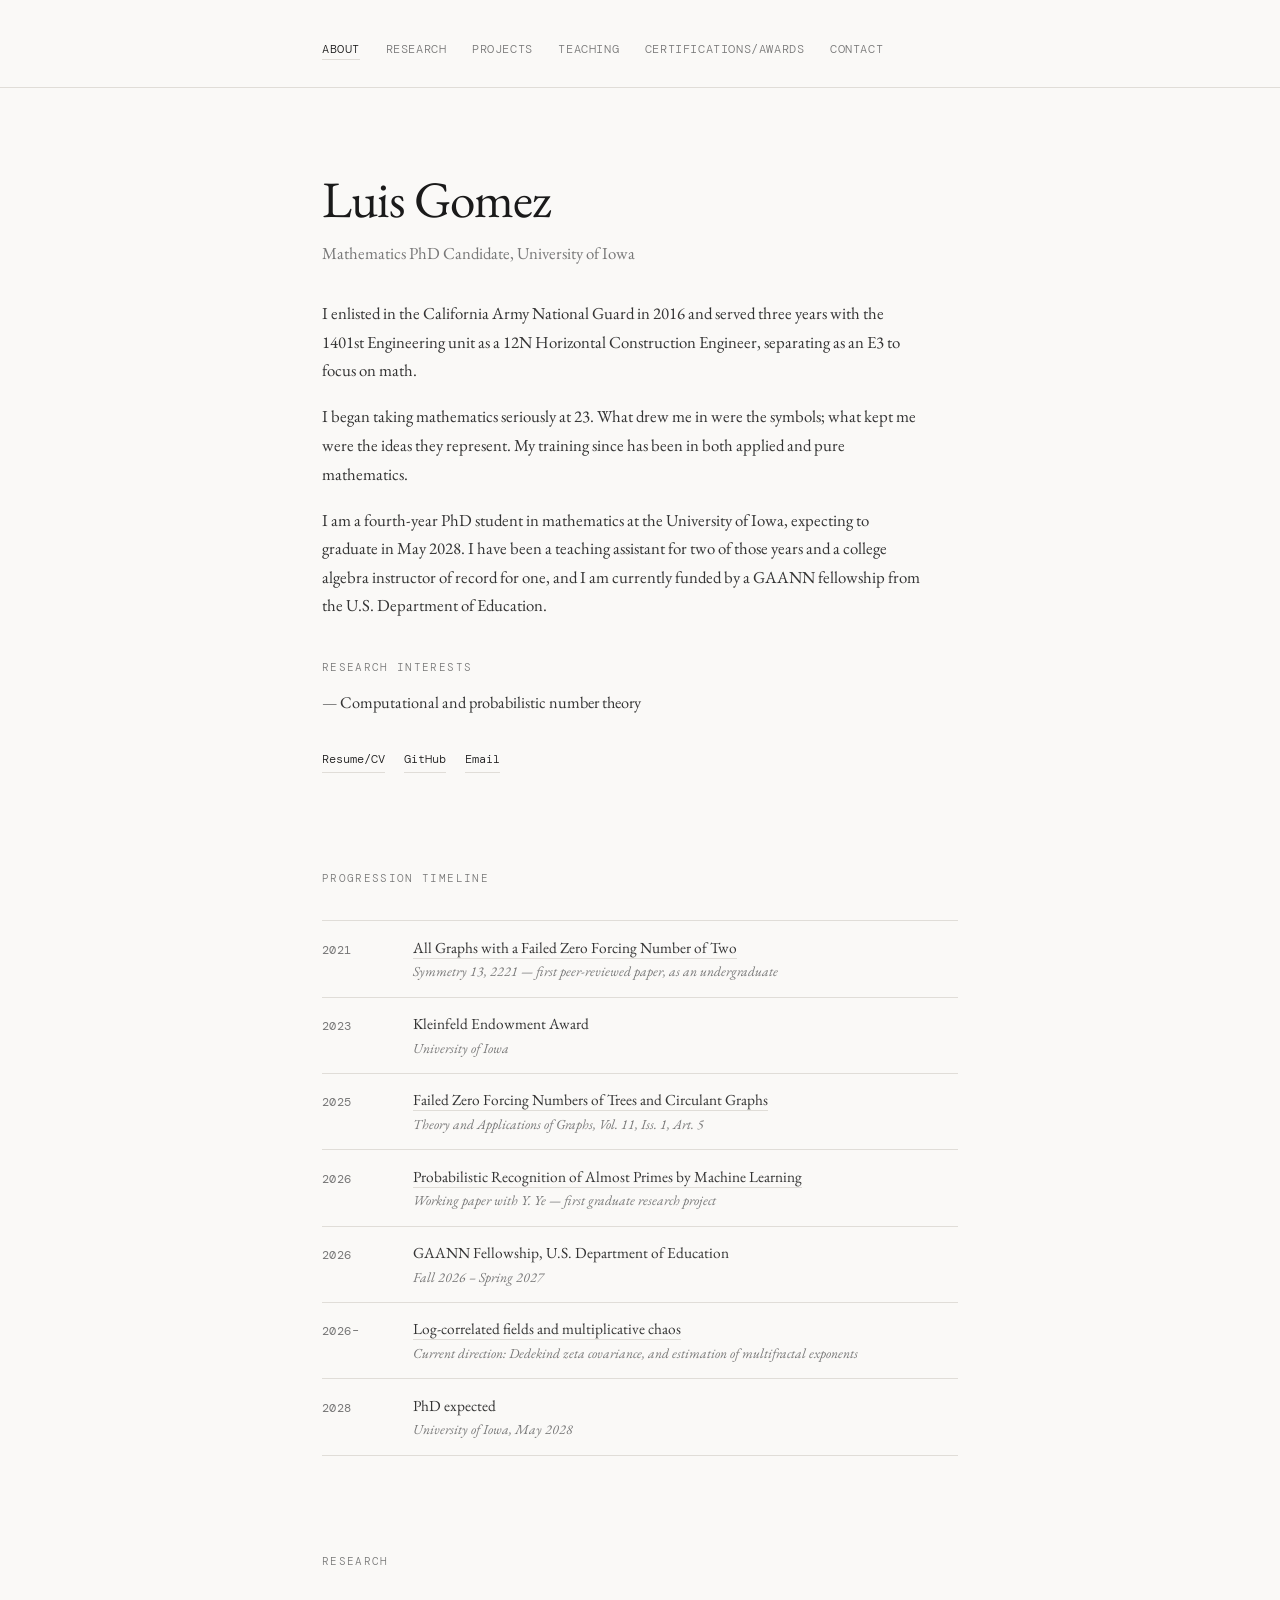
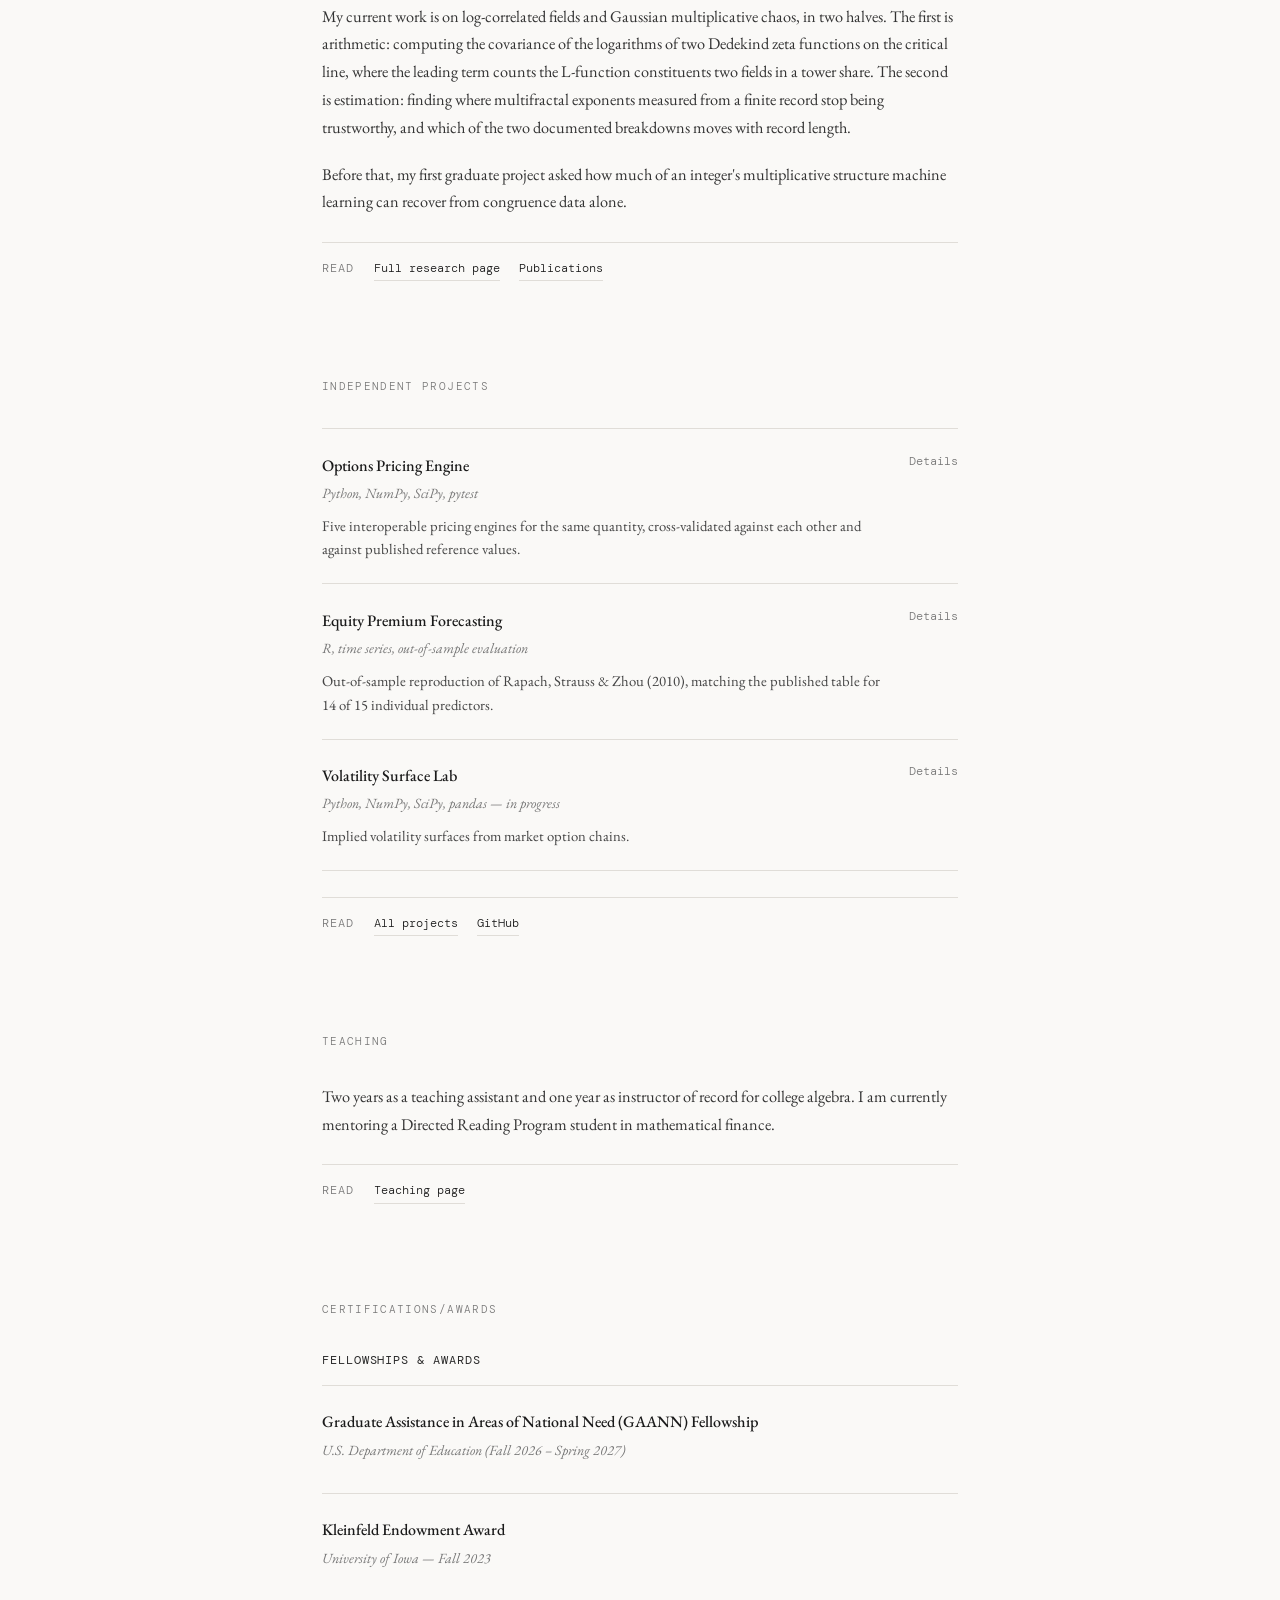
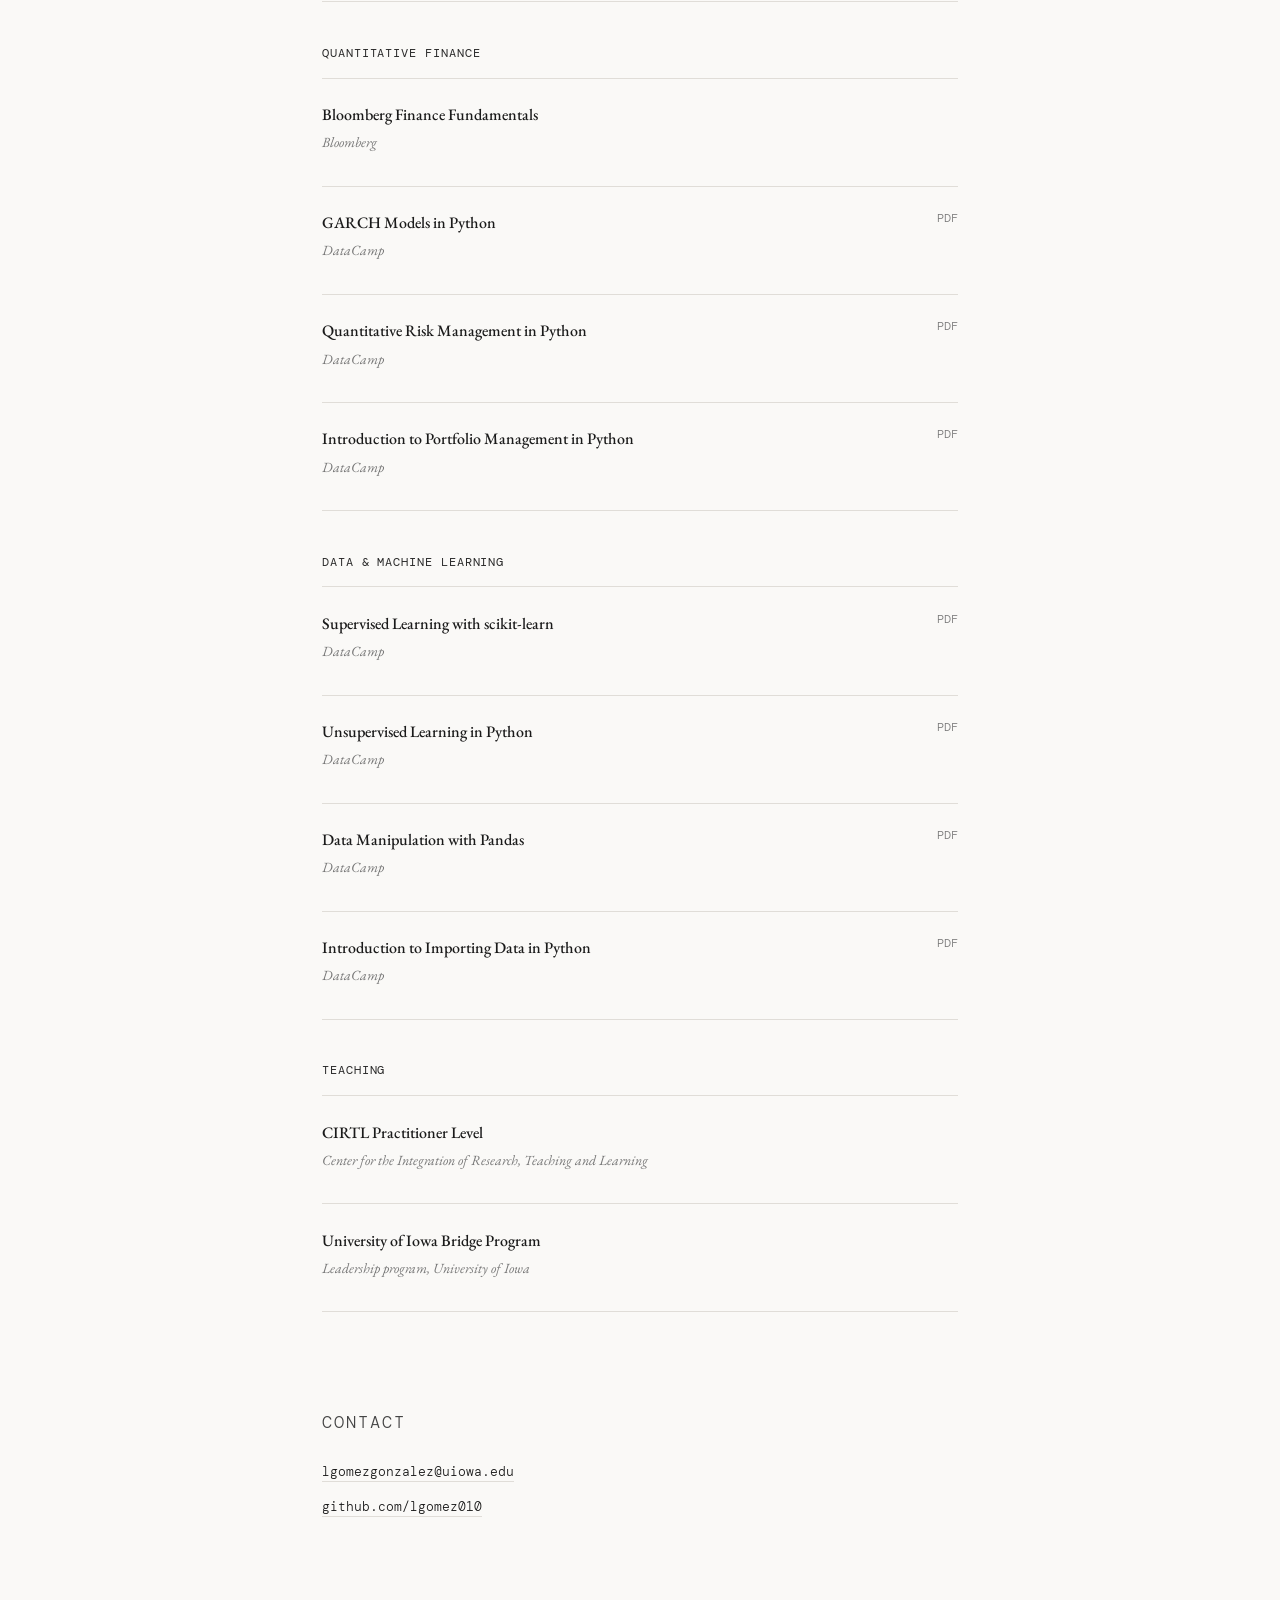
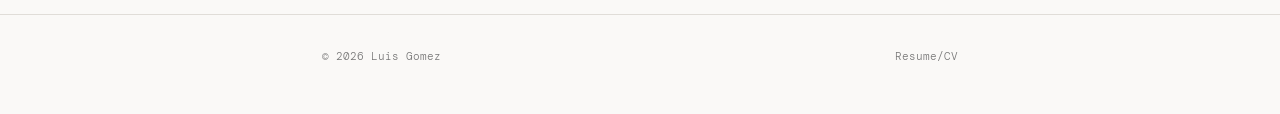
<file: index.html>
<!DOCTYPE html>
<html lang="en">
<head>
  <meta charset="UTF-8" />
  <meta name="viewport" content="width=device-width, initial-scale=1.0" />
  <title>Luis Gomez | Personal Site</title>
  <meta name="description" content="Luis Gomez — Mathematics PhD candidate, University of Iowa. Log-correlated fields, Gaussian multiplicative chaos, probabilistic and computational number theory." />
  <link rel="preconnect" href="https://fonts.googleapis.com" />
  <link href="https://fonts.googleapis.com/css2?family=EB+Garamond:ital,wght@0,400;0,500;1,400&family=DM+Mono:wght@300;400&display=swap" rel="stylesheet" />
  <link rel="stylesheet" href="style.css" />
</head>
<body>

  <!-- ═══════════════════════════════════════
       NAV — shared across all pages.
       Keep this block identical on every page except for
       which link carries aria-current="page".
  ═══════════════════════════════════════ -->
  <nav>
    <div class="container">
      <ul>
        <li><a href="index.html" aria-current="page">About</a></li>
        <li><a href="research.html">Research</a></li>
        <li><a href="projects.html">Projects</a></li>
        <li><a href="teaching.html">Teaching</a></li>
        <li><a href="#certifications">Certifications/Awards</a></li>
        <li><a href="#contact">Contact</a></li>
      </ul>
    </div>
  </nav>

  <main>
    <div class="container">

      <!-- ═══════════════════════════════════════
           ABOUT
      ═══════════════════════════════════════ -->
      <section id="about">
        <h1>Luis Gomez</h1>
        <p class="subtitle">Mathematics PhD Candidate, University of Iowa</p>

        <div class="bio">
          <p>
            I enlisted in the California Army National Guard in 2016 and served three years with
            the 1401st Engineering unit as a 12N Horizontal Construction Engineer, separating as
            an E3 to focus on math.
          </p>
          <p>
            I began taking mathematics seriously at 23. What drew me in were the symbols; what
            kept me were the ideas they represent. My training since has been in both applied and
            pure mathematics.
          </p>
          <p>
            I am a fourth-year PhD student in mathematics at the University of Iowa, expecting to
            graduate in May 2028. I have been a teaching assistant for two of those years and a
            college algebra instructor of record for one, and I am currently funded by a GAANN
            fellowship from the U.S. Department of Education.
          </p>
        </div>

        <h2>Research Interests</h2>
        <ul class="interests">
          <li>Computational and probabilistic number theory</li>
        </ul>

        <div class="links-inline">
          <a href="resume.pdf" target="_blank" rel="noopener noreferrer">Resume/CV</a>
          <a href="https://github.com/lgomez010" target="_blank" rel="noopener noreferrer">GitHub</a>
          <a href="mailto:lgomezgonzalez@uiowa.edu">Email</a>
        </div>
      </section>

      <!-- ═══════════════════════════════════════
           PATH — dated timeline.
           TODO: add your PhD start year as its own entry if you want it shown.
      ═══════════════════════════════════════ -->
      <section id="path">
        <p class="section-label">Progression Timeline</p>

        <ul class="timeline">
          <li>
            <span class="year">2021</span>
            <span class="event">
              <a href="failed-zero-forcing-2021.pdf" target="_blank" rel="noopener">All Graphs with a Failed Zero Forcing Number of Two</a>
              <span class="detail">Symmetry 13, 2221 — first peer-reviewed paper, as an undergraduate</span>
            </span>
          </li>
          <li>
            <span class="year">2023</span>
            <span class="event">
              Kleinfeld Endowment Award
              <span class="detail">University of Iowa</span>
            </span>
          </li>
          <li>
            <span class="year">2025</span>
            <span class="event">
              <a href="failed-zero-forcing-trees.pdf" target="_blank" rel="noopener">Failed Zero Forcing Numbers of Trees and Circulant Graphs</a>
              <span class="detail">Theory and Applications of Graphs, Vol. 11, Iss. 1, Art. 5</span>
            </span>
          </li>
          <li>
            <span class="year">2026</span>
            <span class="event">
              <a href="research.html#almost-primes">Probabilistic Recognition of Almost Primes by Machine Learning</a>
              <span class="detail">Working paper with Y. Ye — first graduate research project</span>
            </span>
          </li>
          <li>
            <span class="year">2026</span>
            <span class="event">
              GAANN Fellowship, U.S. Department of Education
              <span class="detail">Fall 2026 – Spring 2027</span>
            </span>
          </li>
          <li>
            <span class="year">2026–</span>
            <span class="event">
              <a href="research.html#current">Log-correlated fields and multiplicative chaos</a>
              <span class="detail">Current direction: Dedekind zeta covariance, and estimation of multifractal exponents</span>
            </span>
          </li>
          <li>
            <span class="year">2028</span>
            <span class="event">
              PhD expected
              <span class="detail">University of Iowa, May 2028</span>
            </span>
          </li>
        </ul>
      </section>

      <!-- ═══════════════════════════════════════
           RESEARCH — summary, full page at research.html
      ═══════════════════════════════════════ -->
      <section id="research-summary">
        <p class="section-label">Research</p>
        <div class="prose">
          <p>
            My current work is on log-correlated fields and Gaussian multiplicative chaos, in two
            halves. The first is arithmetic: computing the covariance of the logarithms of two
            Dedekind zeta functions on the critical line, where the leading term counts the
            L-function constituents two fields in a tower share. The second is estimation: finding
            where multifractal exponents measured from a finite record stop being trustworthy, and
            which of the two documented breakdowns moves with record length.
          </p>
          <p>
            Before that, my first graduate project asked how much of an integer's multiplicative
            structure machine learning can recover from congruence data alone. 
          </p>
        </div>
        <div class="related">
          <span class="label">Read</span>
          <a href="research.html">Full research page</a>
          <a href="research.html#publications">Publications</a>
        </div>
      </section>

      <!-- ═══════════════════════════════════════
           PROJECTS — summary, full page at projects.html
      ═══════════════════════════════════════ -->
      <section id="projects-summary">
        <p class="section-label">Independent Projects</p>
        <ul class="pub-list">
          <li>
            <div>
              <div class="pub-title">Options Pricing Engine</div>
              <div class="pub-meta">Python, NumPy, SciPy, pytest</div>
              <div class="pub-desc">
                Five interoperable pricing engines for the same quantity, cross-validated against
                each other and against published reference values.
              </div>
            </div>
            <div class="pub-links">
              <a class="pub-link" href="projects.html#options-pricing">Details</a>
            </div>
          </li>
          <li>
            <div>
              <div class="pub-title">Equity Premium Forecasting</div>
              <div class="pub-meta">R, time series, out-of-sample evaluation</div>
              <div class="pub-desc">
                Out-of-sample reproduction of Rapach, Strauss &amp; Zhou (2010), matching the
                published table for 14 of 15 individual predictors.
              </div>
            </div>
            <div class="pub-links">
              <a class="pub-link" href="projects.html#equity-premium">Details</a>
            </div>
          </li>
          <li>
            <div>
              <div class="pub-title">Volatility Surface Lab</div>
              <div class="pub-meta">Python, NumPy, SciPy, pandas — in progress</div>
              <div class="pub-desc">
                Implied volatility surfaces from market option chains.
              </div>
            </div>
            <div class="pub-links">
              <a class="pub-link" href="projects.html#volatility-surface">Details</a>
            </div>
          </li>
        </ul>
        <div class="related">
          <span class="label">Read</span>
          <a href="projects.html">All projects</a>
          <a href="https://github.com/lgomez010" target="_blank" rel="noopener noreferrer">GitHub</a>
        </div>
      </section>

      <!-- ═══════════════════════════════════════
           TEACHING — summary, full page at teaching.html
      ═══════════════════════════════════════ -->
      <section id="teaching-summary">
        <p class="section-label">Teaching</p>
        <div class="prose">
          <p>
            Two years as a teaching assistant and one year as instructor of record for college
            algebra. I am currently mentoring a Directed Reading Program student in
            mathematical finance.
          </p>
        </div>
        <div class="related">
          <span class="label">Read</span>
          <a href="teaching.html">Teaching page</a>
        </div>
      </section>

      <!-- ═══════════════════════════════════════
           CERTIFICATIONS & AWARDS
      ═══════════════════════════════════════ -->
      <section id="certifications">
        <p class="section-label">Certifications/Awards</p>

        <h3 class="pub-group-heading">Fellowships &amp; Awards</h3>
        <ul class="pub-list">
          <li>
            <div>
              <div class="pub-title">Graduate Assistance in Areas of National Need (GAANN) Fellowship</div>
              <div class="pub-meta">U.S. Department of Education (Fall 2026 – Spring 2027)</div>
            </div>
          </li>
          <li>
            <div>
              <div class="pub-title">Kleinfeld Endowment Award</div>
              <div class="pub-meta">University of Iowa — Fall 2023</div>
            </div>
          </li>
        </ul>

        <h3 class="pub-group-heading">Quantitative Finance</h3>
        <ul class="pub-list">
          <li>
            <div>
              <div class="pub-title">Bloomberg Finance Fundamentals</div>
              <div class="pub-meta">Bloomberg</div>
            </div>
          </li>
          <li>
            <div>
              <div class="pub-title">GARCH Models in Python</div>
              <div class="pub-meta">DataCamp</div>
            </div>
            <div class="pub-links">
              <a class="pub-link" href="certificates/garch-models-python.pdf" target="_blank" rel="noopener">PDF</a>
            </div>
          </li>
          <li>
            <div>
              <div class="pub-title">Quantitative Risk Management in Python</div>
              <div class="pub-meta">DataCamp</div>
            </div>
            <div class="pub-links">
              <a class="pub-link" href="certificates/quantitative-risk-management-python.pdf" target="_blank" rel="noopener">PDF</a>
            </div>
          </li>
          <li>
            <div>
              <div class="pub-title">Introduction to Portfolio Management in Python</div>
              <div class="pub-meta">DataCamp</div>
            </div>
            <div class="pub-links">
              <a class="pub-link" href="certificates/intro-portfolio-management-python.pdf" target="_blank" rel="noopener">PDF</a>
            </div>
          </li>
        </ul>

        <h3 class="pub-group-heading">Data &amp; Machine Learning</h3>
        <ul class="pub-list">
          <li>
            <div>
              <div class="pub-title">Supervised Learning with scikit-learn</div>
              <div class="pub-meta">DataCamp</div>
            </div>
            <div class="pub-links">
              <a class="pub-link" href="certificates/supervised-learning-sklearn.pdf" target="_blank" rel="noopener">PDF</a>
            </div>
          </li>
          <li>
            <div>
              <div class="pub-title">Unsupervised Learning in Python</div>
              <div class="pub-meta">DataCamp</div>
            </div>
            <div class="pub-links">
              <a class="pub-link" href="certificates/unsupervised-learning-python.pdf" target="_blank" rel="noopener">PDF</a>
            </div>
          </li>
          <li>
            <div>
              <div class="pub-title">Data Manipulation with Pandas</div>
              <div class="pub-meta">DataCamp</div>
            </div>
            <div class="pub-links">
              <a class="pub-link" href="certificates/data-manipulation-pandas.pdf" target="_blank" rel="noopener">PDF</a>
            </div>
          </li>
          <li>
            <div>
              <div class="pub-title">Introduction to Importing Data in Python</div>
              <div class="pub-meta">DataCamp</div>
            </div>
            <div class="pub-links">
              <a class="pub-link" href="certificates/intro-importing-data-python.pdf" target="_blank" rel="noopener">PDF</a>
            </div>
          </li>
        </ul>

        <h3 class="pub-group-heading">Teaching</h3>
        <ul class="pub-list">
          <li>
            <div>
              <div class="pub-title">CIRTL Practitioner Level</div>
              <div class="pub-meta">Center for the Integration of Research, Teaching and Learning</div>
            </div>
          </li>
          <li>
            <div>
              <div class="pub-title">University of Iowa Bridge Program</div>
              <div class="pub-meta">Leadership program, University of Iowa</div>
            </div>
          </li>
        </ul>
      </section>

      <!-- ═══════════════════════════════════════
           CONTACT
      ═══════════════════════════════════════ -->
      <section id="contact">
        <p class="section-label">Contact</p>
        <ul class="contact-list">
          <li><a href="mailto:lgomezgonzalez@uiowa.edu">lgomezgonzalez@uiowa.edu</a></li>
          <li><a href="https://github.com/lgomez010" target="_blank" rel="noopener noreferrer">github.com/lgomez010</a></li>
        </ul>
      </section>

    </div>
  </main>

  <!-- ═══════════════════════════════════════
       FOOTER
  ═══════════════════════════════════════ -->
  <footer>
    <div class="container">
      <p>© 2026 Luis Gomez</p>
      <a href="resume.pdf" target="_blank" rel="noopener noreferrer">Resume/CV</a>
    </div>
  </footer>

</body>
</html>
</file>
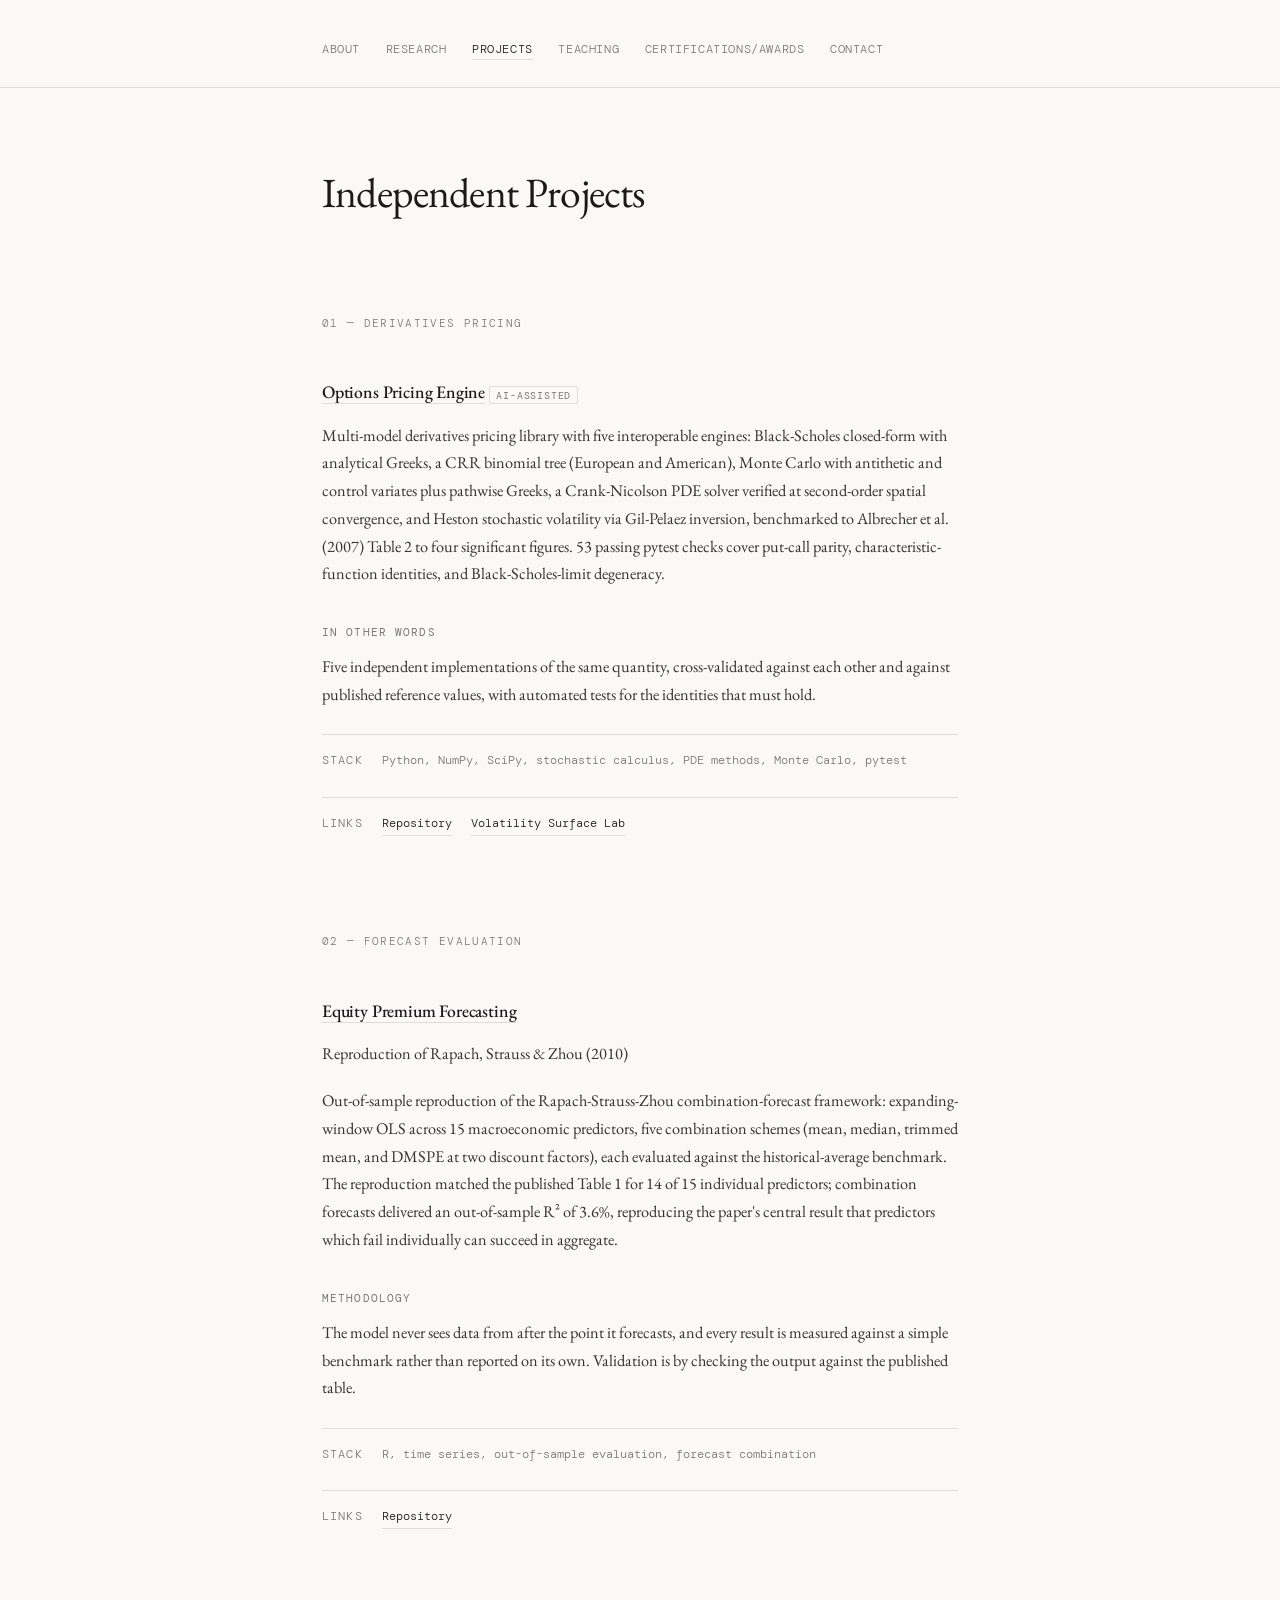
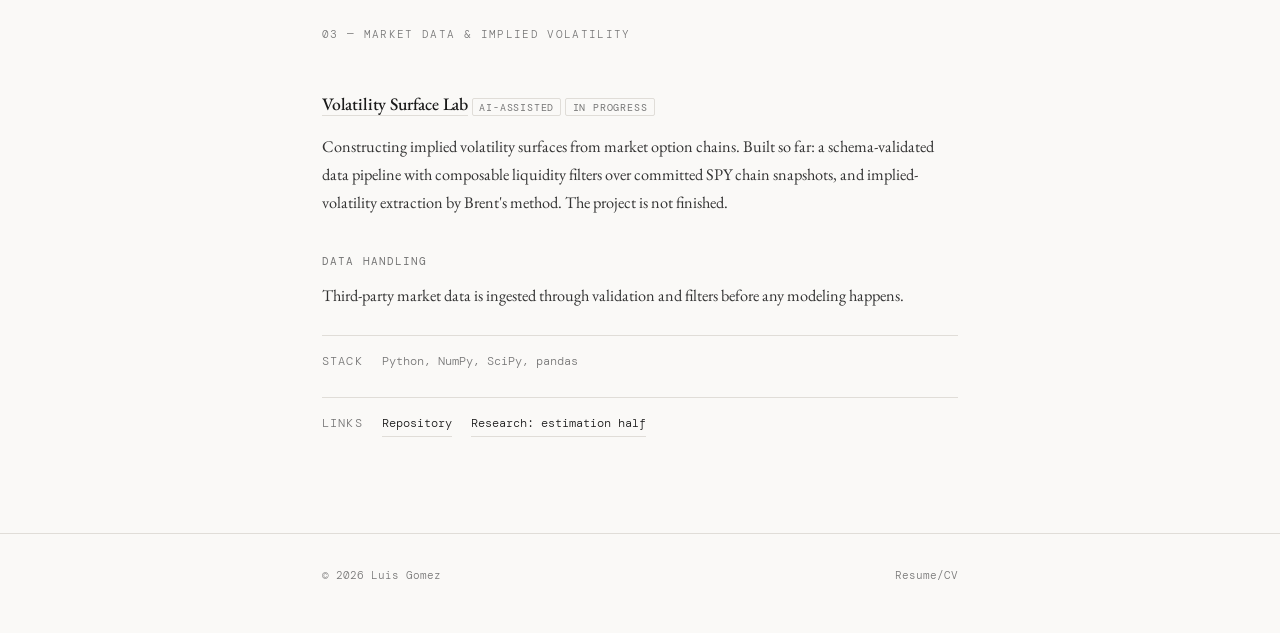
<file: projects.html>
<!DOCTYPE html>
<html lang="en">
<head>
  <meta charset="UTF-8" />
  <meta name="viewport" content="width=device-width, initial-scale=1.0" />
  <title>Projects | Luis Gomez</title>
  <meta name="description" content="Independent quantitative finance and computational projects — derivatives pricing, equity premium forecasting, implied volatility surfaces." />
  <link rel="preconnect" href="https://fonts.googleapis.com" />
  <link href="https://fonts.googleapis.com/css2?family=EB+Garamond:ital,wght@0,400;0,500;1,400&family=DM+Mono:wght@300;400&display=swap" rel="stylesheet" />
  <link rel="stylesheet" href="style.css" />
</head>
<body>

  <nav>
    <div class="container">
      <ul>
        <li><a href="index.html">About</a></li>
        <li><a href="research.html">Research</a></li>
        <li><a href="projects.html" aria-current="page">Projects</a></li>
        <li><a href="teaching.html">Teaching</a></li>
        <li><a href="index.html#certifications">Certifications/Awards</a></li>
        <li><a href="index.html#contact">Contact</a></li>
      </ul>
    </div>
  </nav>

  <main>
    <div class="container">

      <section>
        <h1 class="page-title">Independent Projects</h1>
      </section>

      <!-- ═══════════════════════════════════════
           OPTIONS PRICING ENGINE
      ═══════════════════════════════════════ -->
      <section id="options-pricing">
        <p class="section-label">01 — Derivatives Pricing</p>

        <div class="prose">
          <h3>
            <a href="https://github.com/lgomez010/options-pricing-engine" target="_blank" rel="noopener noreferrer">Options Pricing Engine</a>
            <span class="status-badge">AI-Assisted</span>
          </h3>
          <p>
            Multi-model derivatives pricing library with five interoperable engines: Black-Scholes
            closed-form with analytical Greeks, a CRR binomial tree (European and American), Monte
            Carlo with antithetic and control variates plus pathwise Greeks, a Crank-Nicolson PDE
            solver verified at second-order spatial convergence, and Heston stochastic volatility
            via Gil-Pelaez inversion, benchmarked to Albrecher et al. (2007) Table 2 to four
            significant figures. 53 passing pytest checks cover put-call parity,
            characteristic-function identities, and Black-Scholes-limit degeneracy.
          </p>
          <h4>In other words</h4>
          <p>
            Five independent implementations of the same quantity, cross-validated against each
            other and against published reference values, with automated tests for the identities
            that must hold.
          </p>
        </div>

        <div class="related">
          <span class="label">Stack</span>
          <span>Python, NumPy, SciPy, stochastic calculus, PDE methods, Monte Carlo, pytest</span>
        </div>
        <div class="related">
          <span class="label">Links</span>
          <a href="https://github.com/lgomez010/options-pricing-engine" target="_blank" rel="noopener noreferrer">Repository</a>
          <a href="#volatility-surface">Volatility Surface Lab</a>
        </div>
      </section>

      <!-- ═══════════════════════════════════════
           EQUITY PREMIUM FORECASTING
           TODO: confirm this repo URL (or rename the repo) before publishing.
      ═══════════════════════════════════════ -->
      <section id="equity-premium">
        <p class="section-label">02 — Forecast Evaluation</p>

        <div class="prose">
          <h3>
            <a href="https://github.com/lgomez010/equity-premium-forecasting" target="_blank" rel="noopener noreferrer">Equity Premium Forecasting</a>
          </h3>
          <p class="page-subtitle">Reproduction of Rapach, Strauss &amp; Zhou (2010)</p>
          <p>
            Out-of-sample reproduction of the Rapach-Strauss-Zhou combination-forecast framework:
            expanding-window OLS across 15 macroeconomic predictors, five combination schemes
            (mean, median, trimmed mean, and DMSPE at two discount factors), each evaluated against
            the historical-average benchmark. The reproduction matched the published Table 1 for 14
            of 15 individual predictors; combination forecasts delivered an out-of-sample R² of
            3.6%, reproducing the paper's central result that predictors which fail individually
            can succeed in aggregate.
          </p>
          <h4>Methodology</h4>
          <p>
            The model never sees data from after the point it forecasts, and every result is
            measured against a simple benchmark rather than reported on its own. Validation is by
            checking the output against the published table.
          </p>
        </div>

        <div class="related">
          <span class="label">Stack</span>
          <span>R, time series, out-of-sample evaluation, forecast combination</span>
        </div>
        <div class="related">
          <span class="label">Links</span>
          <a href="https://github.com/lgomez010/equity-premium-forecasting" target="_blank" rel="noopener noreferrer">Repository</a>
        </div>
      </section>

      <!-- ═══════════════════════════════════════
           VOLATILITY SURFACE LAB
      ═══════════════════════════════════════ -->
      <section id="volatility-surface">
        <p class="section-label">03 — Market Data &amp; Implied Volatility</p>

        <div class="prose">
          <h3>
            <a href="https://github.com/lgomez010/volatility-surface-lab" target="_blank" rel="noopener noreferrer">Volatility Surface Lab</a>
            <span class="status-badge">AI-Assisted</span>
            <span class="status-badge">In Progress</span>
          </h3>
          <p>
            Constructing implied volatility surfaces from market option chains. Built so far: a
            schema-validated data pipeline with composable liquidity filters over committed SPY
            chain snapshots, and implied-volatility extraction by Brent's method. The project is
            not finished.
          </p>
          <h4>Data handling</h4>
          <p>
            Third-party market data is ingested through validation and filters before any modeling
            happens.
          </p>
        </div>

        <div class="related">
          <span class="label">Stack</span>
          <span>Python, NumPy, SciPy, pandas</span>
        </div>
        <div class="related">
          <span class="label">Links</span>
          <a href="https://github.com/lgomez010/volatility-surface-lab" target="_blank" rel="noopener noreferrer">Repository</a>
          <a href="research.html#current">Research: estimation half</a>
        </div>
      </section>

    </div>
  </main>

  <footer>
    <div class="container">
      <p>© 2026 Luis Gomez</p>
      <a href="resume.pdf" target="_blank" rel="noopener noreferrer">Resume/CV</a>
    </div>
  </footer>

</body>
</html>
</file>
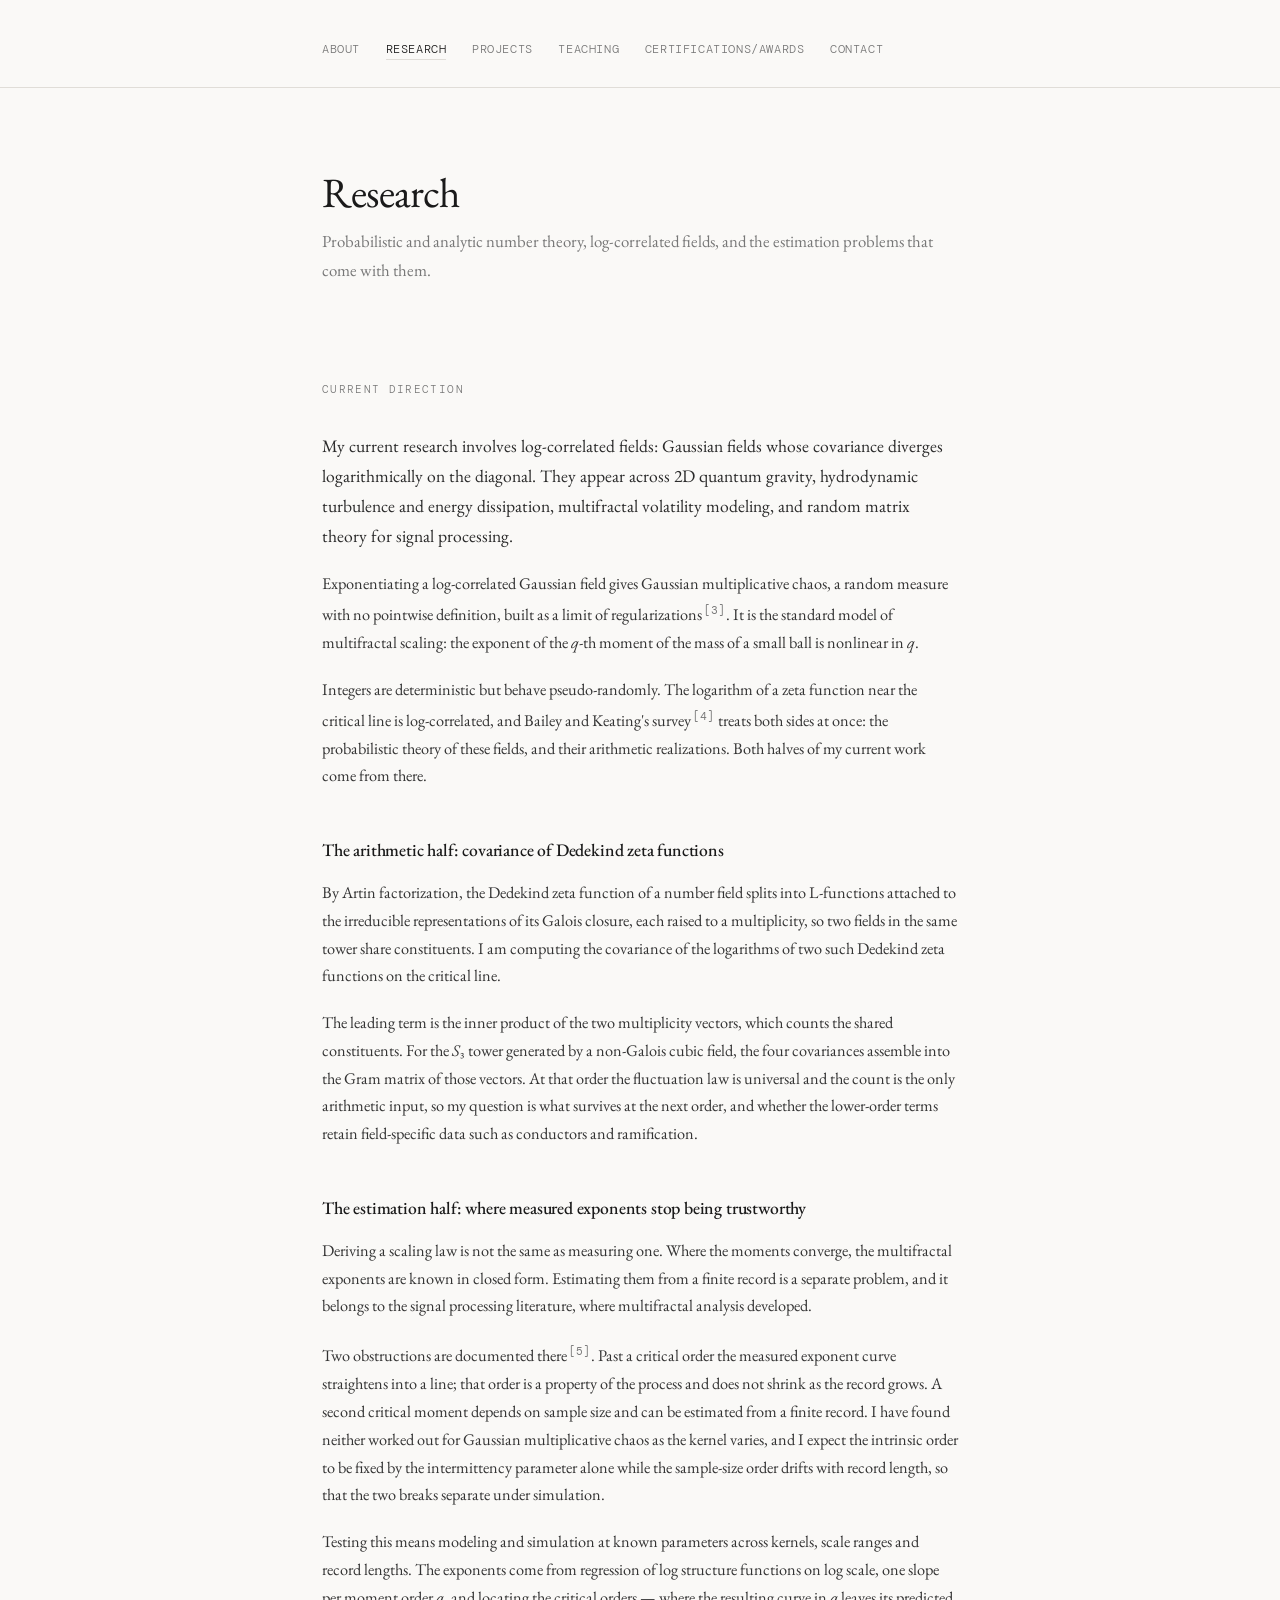
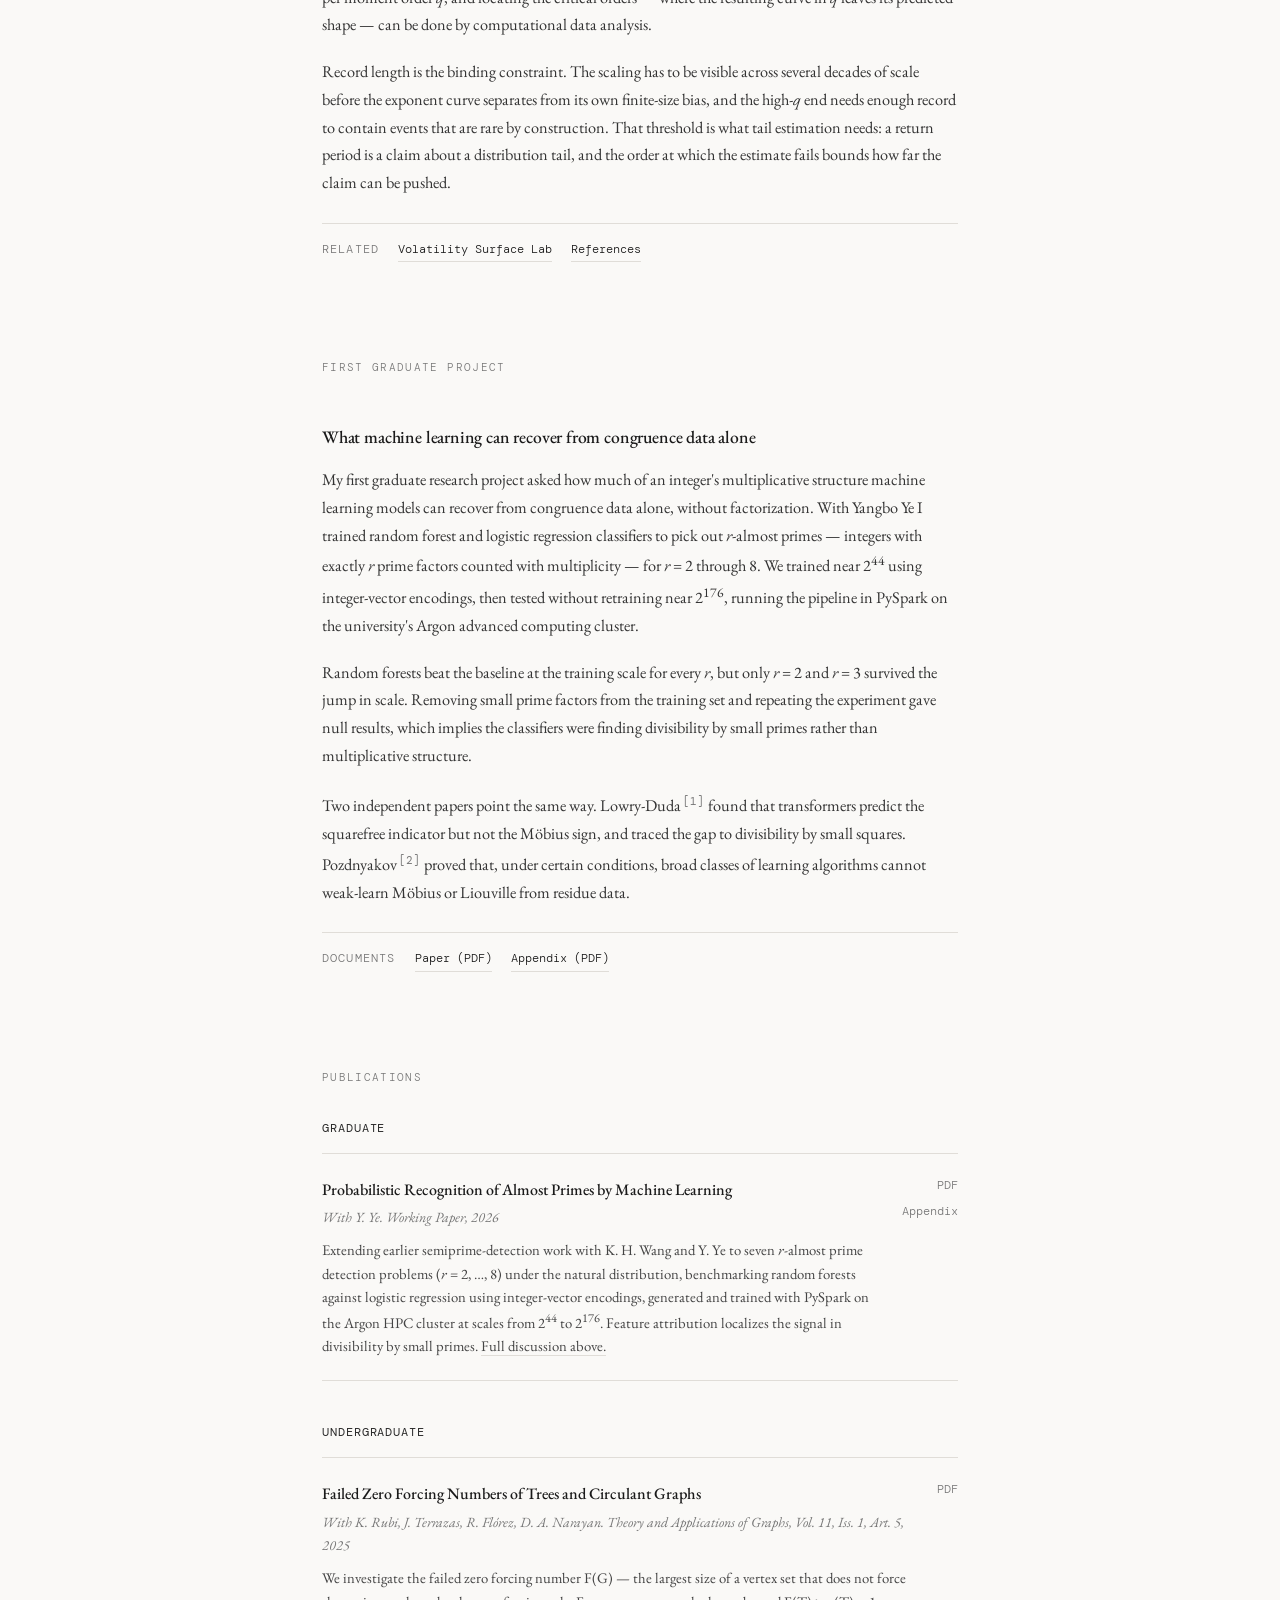
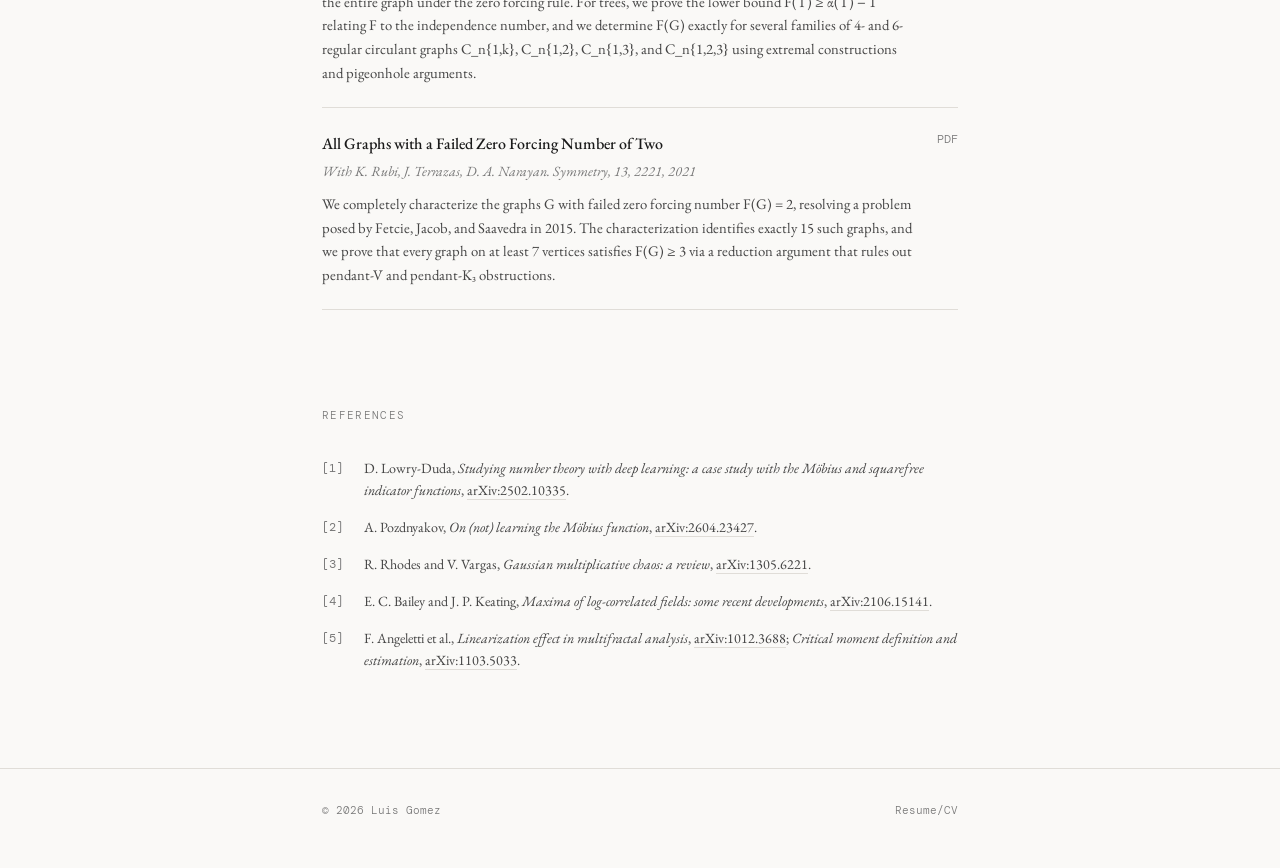
<file: research.html>
<!DOCTYPE html>
<html lang="en">
<head>
  <meta charset="UTF-8" />
  <meta name="viewport" content="width=device-width, initial-scale=1.0" />
  <title>Research | Luis Gomez</title>
  <meta name="description" content="Log-correlated fields, Gaussian multiplicative chaos, Dedekind zeta covariance, and multifractal estimation, University of Iowa." />
  <link rel="preconnect" href="https://fonts.googleapis.com" />
  <link href="https://fonts.googleapis.com/css2?family=EB+Garamond:ital,wght@0,400;0,500;1,400&family=DM+Mono:wght@300;400&display=swap" rel="stylesheet" />
  <link rel="stylesheet" href="style.css" />
</head>
<body>

  <nav>
    <div class="container">
      <ul>
        <li><a href="index.html">About</a></li>
        <li><a href="research.html" aria-current="page">Research</a></li>
        <li><a href="projects.html">Projects</a></li>
        <li><a href="teaching.html">Teaching</a></li>
        <li><a href="index.html#certifications">Certifications/Awards</a></li>
        <li><a href="index.html#contact">Contact</a></li>
      </ul>
    </div>
  </nav>

  <main>
    <div class="container">

      <section>
        <h1 class="page-title">Research</h1>
        <p class="page-subtitle">
          Probabilistic and analytic number theory, log-correlated fields, and the estimation
          problems that come with them.
        </p>
      </section>

      <!-- ═══════════════════════════════════════
           CURRENT DIRECTION
      ═══════════════════════════════════════ -->
      <section id="current">
        <p class="section-label">Current Direction</p>

        <div class="prose">
          <p class="lead">
            My current research involves log-correlated fields: Gaussian fields whose covariance
            diverges logarithmically on the diagonal. They appear across 2D quantum gravity,
            hydrodynamic turbulence and energy dissipation, multifractal volatility modeling, and
            random matrix theory for signal processing.
          </p>
          <p>
            Exponentiating a log-correlated Gaussian field gives Gaussian multiplicative chaos, a
            random measure with no pointwise definition, built as a limit of
            regularizations<sup><a href="#ref3">[3]</a></sup>. It is the standard model of
            multifractal scaling: the exponent of the <em>q</em>-th moment of the mass of a small
            ball is nonlinear in <em>q</em>.
          </p>
          <p>
            Integers are deterministic but behave pseudo-randomly. The logarithm of a zeta function
            near the critical line is log-correlated, and Bailey and Keating's
            survey<sup><a href="#ref4">[4]</a></sup> treats both sides at once: the probabilistic
            theory of these fields, and their arithmetic realizations. Both halves of my current
            work come from there.
          </p>

          <h3>The arithmetic half: covariance of Dedekind zeta functions</h3>
          <p>
            By Artin factorization, the Dedekind zeta function of a number field splits into
            L-functions attached to the irreducible representations of its Galois closure, each
            raised to a multiplicity, so two fields in the same tower share constituents. I am
            computing the covariance of the logarithms of two such Dedekind zeta functions on the
            critical line.
          </p>
          <p>
            The leading term is the inner product of the two multiplicity vectors, which counts the
            shared constituents. For the <em>S</em>₃ tower generated by a non-Galois cubic field,
            the four covariances assemble into the Gram matrix of those vectors. At that order the
            fluctuation law is universal and the count is the only arithmetic input, so my question
            is what survives at the next order, and whether the lower-order terms retain
            field-specific data such as conductors and ramification.
          </p>

          <h3>The estimation half: where measured exponents stop being trustworthy</h3>
          <p>
            Deriving a scaling law is not the same as measuring one. Where the moments converge,
            the multifractal exponents are known in closed form. Estimating them from a finite
            record is a separate problem, and it belongs to the signal processing literature, where
            multifractal analysis developed.
          </p>
          <p>
            Two obstructions are documented there<sup><a href="#ref5">[5]</a></sup>. Past a
            critical order the measured exponent curve straightens into a line; that order is a
            property of the process and does not shrink as the record grows. A second critical
            moment depends on sample size and can be estimated from a finite record. I have found
            neither worked out for Gaussian multiplicative chaos as the kernel varies, and I expect
            the intrinsic order to be fixed by the intermittency parameter alone while the
            sample-size order drifts with record length, so that the two breaks separate under
            simulation.
          </p>
          <p>
            Testing this means modeling and simulation at known parameters across kernels, scale
            ranges and record lengths. The exponents come from regression of log structure
            functions on log scale, one slope per moment order <em>q</em>, and locating the
            critical orders — where the resulting curve in <em>q</em> leaves its predicted shape —
            can be done by computational data analysis.
          </p>
          <p>
            Record length is the binding constraint. The scaling has to be visible across several
            decades of scale before the exponent curve separates from its own finite-size bias, and
            the high-<em>q</em> end needs enough record to contain events that are rare by
            construction. That threshold is what tail estimation needs: a return period is a claim
            about a distribution tail, and the order at which the estimate fails bounds how far the
            claim can be pushed.
          </p>
        </div>

        <div class="related">
          <span class="label">Related</span>
          <a href="projects.html#volatility-surface">Volatility Surface Lab</a>
          <a href="#references">References</a>
        </div>
      </section>

      <!-- ═══════════════════════════════════════
           FIRST GRADUATE PROJECT
      ═══════════════════════════════════════ -->
      <section id="almost-primes">
        <p class="section-label">First Graduate Project</p>

        <div class="prose">
          <h3>What machine learning can recover from congruence data alone</h3>
          <p>
            My first graduate research project asked how much of an integer's multiplicative
            structure machine learning models can recover from congruence data alone, without
            factorization. With Yangbo Ye I trained random forest and logistic regression
            classifiers to pick out <em>r</em>-almost primes — integers with exactly <em>r</em>
            prime factors counted with multiplicity — for <em>r</em> = 2 through 8. We trained near
            2<sup>44</sup> using integer-vector encodings, then tested without retraining near
            2<sup>176</sup>, running the pipeline in PySpark on the university's Argon advanced
            computing cluster.
          </p>
          <p>
            Random forests beat the baseline at the training scale for every <em>r</em>, but only
            <em>r</em> = 2 and <em>r</em> = 3 survived the jump in scale. Removing small prime
            factors from the training set and repeating the experiment gave null results, which
            implies the classifiers were finding divisibility by small primes rather than
            multiplicative structure.
          </p>
          <p>
            Two independent papers point the same way. Lowry-Duda<sup><a href="#ref1">[1]</a></sup>
            found that transformers predict the squarefree indicator but not the Möbius sign, and
            traced the gap to divisibility by small squares. Pozdnyakov<sup><a href="#ref2">[2]</a></sup>
            proved that, under certain conditions, broad classes of learning algorithms cannot
            weak-learn Möbius or Liouville from residue data.
          </p>
        </div>

        <div class="related">
          <span class="label">Documents</span>
          <a href="r-Almost-Primes.pdf" target="_blank" rel="noopener">Paper (PDF)</a>
          <a href="r-Almost-Primes-appendix.pdf" target="_blank" rel="noopener">Appendix (PDF)</a>
        </div>
      </section>

      <!-- ═══════════════════════════════════════
           PUBLICATIONS
      ═══════════════════════════════════════ -->
      <section id="publications">
        <p class="section-label">Publications</p>

        <h3 class="pub-group-heading">Graduate</h3>
        <ul class="pub-list">
          <li>
            <div>
              <div class="pub-title">Probabilistic Recognition of Almost Primes by Machine Learning</div>
              <div class="pub-meta">With Y. Ye. Working Paper, 2026</div>
              <div class="pub-desc">
                Extending earlier semiprime-detection work with K. H. Wang and Y. Ye to seven
                <em>r</em>-almost prime detection problems (<em>r</em> = 2, …, 8) under the natural
                distribution, benchmarking random forests against logistic regression using
                integer-vector encodings, generated and trained with PySpark on the Argon HPC
                cluster at scales from 2<sup>44</sup> to 2<sup>176</sup>. Feature attribution
                localizes the signal in divisibility by small primes.
                <a href="#almost-primes">Full discussion above.</a>
              </div>
            </div>
            <div class="pub-links">
              <a class="pub-link" href="r-Almost-Primes.pdf" target="_blank" rel="noopener">PDF</a>
              <a class="pub-link" href="r-Almost-Primes-appendix.pdf" target="_blank" rel="noopener">Appendix</a>
            </div>
          </li>
        </ul>

        <h3 class="pub-group-heading">Undergraduate</h3>
        <ul class="pub-list">
          <li>
            <div>
              <div class="pub-title">Failed Zero Forcing Numbers of Trees and Circulant Graphs</div>
              <div class="pub-meta">With K. Rubi, J. Terrazas, R. Flórez, D. A. Narayan. <em>Theory and Applications of Graphs</em>, Vol. 11, Iss. 1, Art. 5, 2025</div>
              <div class="pub-desc">
                We investigate the failed zero forcing number F(G) — the largest size of a vertex
                set that does not force the entire graph under the zero forcing rule. For trees, we
                prove the lower bound F(T) ≥ α(T) − 1 relating F to the independence number, and we
                determine F(G) exactly for several families of 4- and 6-regular circulant graphs
                C_n{1,k}, C_n{1,2}, C_n{1,3}, and C_n{1,2,3} using extremal constructions and
                pigeonhole arguments.
              </div>
            </div>
            <div class="pub-links">
              <a class="pub-link" href="failed-zero-forcing-trees.pdf" target="_blank" rel="noopener">PDF</a>
            </div>
          </li>
          <li>
            <div>
              <div class="pub-title">All Graphs with a Failed Zero Forcing Number of Two</div>
              <div class="pub-meta">With K. Rubi, J. Terrazas, D. A. Narayan. <em>Symmetry</em>, 13, 2221, 2021</div>
              <div class="pub-desc">
                We completely characterize the graphs G with failed zero forcing number F(G) = 2,
                resolving a problem posed by Fetcie, Jacob, and Saavedra in 2015. The
                characterization identifies exactly 15 such graphs, and we prove that every graph
                on at least 7 vertices satisfies F(G) ≥ 3 via a reduction argument that rules out
                pendant-V and pendant-K₃ obstructions.
              </div>
            </div>
            <div class="pub-links">
              <a class="pub-link" href="failed-zero-forcing-2021.pdf" target="_blank" rel="noopener">PDF</a>
            </div>
          </li>
        </ul>
      </section>

      <!-- ═══════════════════════════════════════
           REFERENCES
      ═══════════════════════════════════════ -->
      <section id="references">
        <p class="section-label">References</p>
        <ol class="refs">
          <li id="ref1">
            D. Lowry-Duda, <em>Studying number theory with deep learning: a case study with the
            Möbius and squarefree indicator functions</em>,
            <a href="https://arxiv.org/abs/2502.10335" target="_blank" rel="noopener">arXiv:2502.10335</a>.
          </li>
          <li id="ref2">
            A. Pozdnyakov, <em>On (not) learning the Möbius function</em>,
            <a href="https://arxiv.org/abs/2604.23427" target="_blank" rel="noopener">arXiv:2604.23427</a>.
          </li>
          <li id="ref3">
            R. Rhodes and V. Vargas, <em>Gaussian multiplicative chaos: a review</em>,
            <a href="https://arxiv.org/abs/1305.6221" target="_blank" rel="noopener">arXiv:1305.6221</a>.
          </li>
          <li id="ref4">
            E. C. Bailey and J. P. Keating, <em>Maxima of log-correlated fields: some recent developments</em>,
            <a href="https://arxiv.org/abs/2106.15141" target="_blank" rel="noopener">arXiv:2106.15141</a>.
          </li>
          <li id="ref5">
            F. Angeletti et al., <em>Linearization effect in multifractal analysis</em>,
            <a href="https://arxiv.org/abs/1012.3688" target="_blank" rel="noopener">arXiv:1012.3688</a>;
            <em>Critical moment definition and estimation</em>,
            <a href="https://arxiv.org/abs/1103.5033" target="_blank" rel="noopener">arXiv:1103.5033</a>.
          </li>
        </ol>
      </section>

    </div>
  </main>

  <footer>
    <div class="container">
      <p>© 2026 Luis Gomez</p>
      <a href="resume.pdf" target="_blank" rel="noopener noreferrer">Resume/CV</a>
    </div>
  </footer>

</body>
</html>
</file>
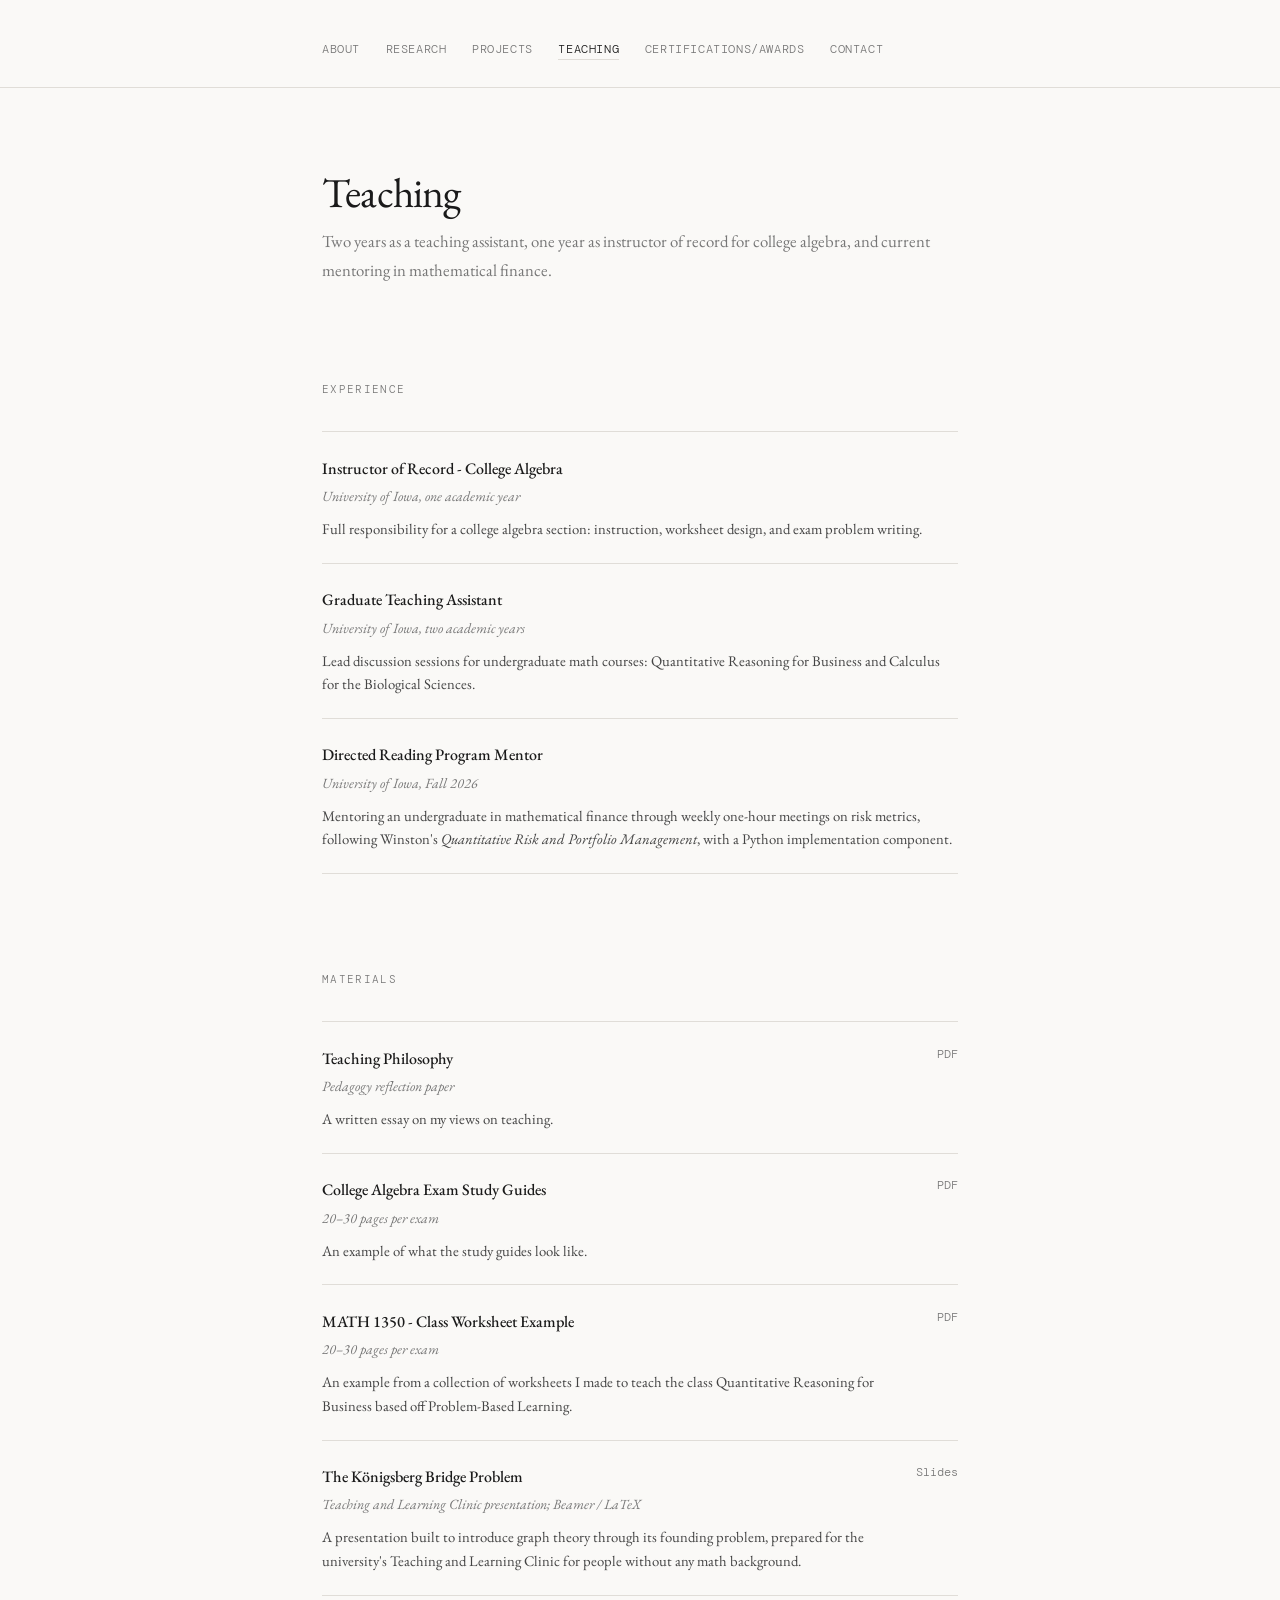
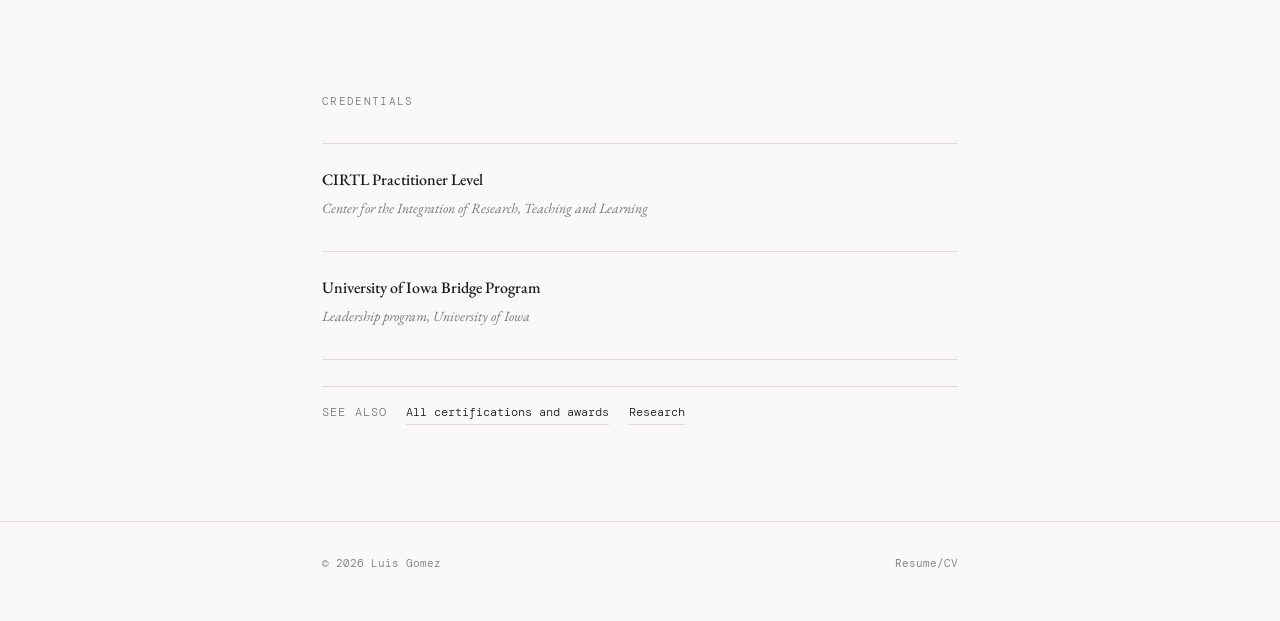
<file: teaching.html>
<!DOCTYPE html>
<html lang="en">
<head>
  <meta charset="UTF-8" />
  <meta name="viewport" content="width=device-width, initial-scale=1.0" />
  <title>Teaching | Luis Gomez</title>
  <meta name="description" content="Teaching and mentoring — college algebra instruction, exam study guides, Directed Reading Program mentoring, CIRTL Practitioner." />
  <link rel="preconnect" href="https://fonts.googleapis.com" />
  <link href="https://fonts.googleapis.com/css2?family=EB+Garamond:ital,wght@0,400;0,500;1,400&family=DM+Mono:wght@300;400&display=swap" rel="stylesheet" />
  <link rel="stylesheet" href="style.css" />
</head>
<body>

  <nav>
    <div class="container">
      <ul>
        <li><a href="index.html">About</a></li>
        <li><a href="research.html">Research</a></li>
        <li><a href="projects.html">Projects</a></li>
        <li><a href="teaching.html" aria-current="page">Teaching</a></li>
        <li><a href="index.html#certifications">Certifications/Awards</a></li>
        <li><a href="index.html#contact">Contact</a></li>
      </ul>
    </div>
  </nav>

  <main>
    <div class="container">

      <section>
        <h1 class="page-title">Teaching</h1>
        <p class="page-subtitle">
          Two years as a teaching assistant, one year as instructor of record for college algebra,
          and current mentoring in mathematical finance.
        </p>
      </section>

      <!-- ═══════════════════════════════════════
           EXPERIENCE
      ═══════════════════════════════════════ -->
      <section id="experience">
        <p class="section-label">Experience</p>

        <ul class="teach-list">
          <li>
            <div class="teach-role">Instructor of Record - College Algebra</div>
            <div class="teach-meta">University of Iowa, one academic year</div>
            <div class="teach-desc">
              Full responsibility for a college algebra section: instruction, worksheet design, and
              exam problem writing.
            </div>
          </li>
          <li>
            <div class="teach-role">Graduate Teaching Assistant</div>
            <div class="teach-meta">University of Iowa, two academic years</div>
            <div class="teach-desc">
              Lead discussion sessions for undergraduate math courses: Quantitative Reasoning for Business and Calculus for the Biological Sciences.
            </div>
          </li>
          <li>
            <div class="teach-role">Directed Reading Program Mentor</div>
            <div class="teach-meta">University of Iowa, Fall 2026</div>
            <div class="teach-desc">
              Mentoring an undergraduate in mathematical finance through weekly one-hour meetings
              on risk metrics, following Winston's <em>Quantitative Risk and Portfolio
              Management</em>, with a Python implementation component.
            </div>
          </li>
        </ul>
      </section>

      <section id="materials">
        <p class="section-label">Materials</p>

        <ul class="pub-list">
          <li>
            <div>
              <div class="pub-title">Teaching Philosophy</div>
              <div class="pub-meta">Pedagogy reflection paper</div>
              <div class="pub-desc">
                A written essay on my views on teaching.
              </div>
            </div>
            <div class="pub-links">
              <a class="pub-link" href="Teaching Philosophy.pdf" target="_blank" rel="noopener">PDF</a>
            </div>
          </li>
          <li>
            <div>
              <div class="pub-title">College Algebra Exam Study Guides</div>
              <div class="pub-meta">20–30 pages per exam</div>
              <div class="pub-desc">
                An example of what the study guides look like.
              </div>
            </div>
            <div class="pub-links">
              <a class="pub-link" href="teaching/college_algebra_exam1_prep.pdf" target="_blank" rel="noopener">PDF</a>
            </div>
          </li>
          <li>
            <div>
              <div class="pub-title">MATH 1350 - Class Worksheet Example</div>
              <div class="pub-meta">20–30 pages per exam</div>
              <div class="pub-desc">
                An example from a collection of worksheets I made to teach the class Quantitative Reasoning for Business 
                based off Problem-Based Learning.
              </div>
            </div>
            <div class="pub-links">
              <a class="pub-link" href="worksheet 3B.pdf" target="_blank" rel="noopener">PDF</a>
            </div> 
          </li>
          <li>
            <div>
              <div class="pub-title">The Königsberg Bridge Problem</div>
              <div class="pub-meta">Teaching and Learning Clinic presentation; Beamer / LaTeX</div>
              <div class="pub-desc">
                A presentation built to introduce graph theory through its founding problem,
                prepared for the university's Teaching and Learning Clinic for people without any 
                math background.
              </div>
            </div>
            <div class="pub-links">
              <a class="pub-link" href="TLC_slides.pdf" target="_blank" rel="noopener">Slides</a>
            </div> 
          </li>
        </ul>
      </section>

      <!-- ═══════════════════════════════════════
           CREDENTIALS
      ═══════════════════════════════════════ -->
      <section id="credentials">
        <p class="section-label">Credentials</p>

        <ul class="pub-list">
          <li>
            <div>
              <div class="pub-title">CIRTL Practitioner Level</div>
              <div class="pub-meta">Center for the Integration of Research, Teaching and Learning</div>
            </div>
          </li>
          <li>
            <div>
              <div class="pub-title">University of Iowa Bridge Program</div>
              <div class="pub-meta">Leadership program, University of Iowa</div>
            </div>
          </li>
        </ul>

        <div class="related">
          <span class="label">See also</span>
          <a href="index.html#certifications">All certifications and awards</a>
          <a href="research.html">Research</a>
        </div>
      </section>

    </div>
  </main>

  <footer>
    <div class="container">
      <p>© 2026 Luis Gomez</p>
      <a href="resume.pdf" target="_blank" rel="noopener noreferrer">Resume/CV</a>
    </div>
  </footer>

</body>
</html>
</file>
<file: style.css>
/* ═══════════════════════════════════════════════════════════
   Luis Gomez — shared stylesheet
   Linked from index.html, research.html, projects.html, teaching.html
   ═══════════════════════════════════════════════════════════ */

*, *::before, *::after { box-sizing: border-box; margin: 0; padding: 0; }

:root {
  --bg: #faf9f7;
  --text: #1a1a1a;
  --muted: #777;
  --accent: #2a2a2a;
  --line: #e0ddd8;
  --hover: #0040ff;
}

html { scroll-behavior: smooth; }

body {
  background: var(--bg);
  color: var(--text);
  font-family: 'EB Garamond', Georgia, serif;
  font-size: 18px;
  line-height: 1.7;
}

/* ── Layout ── */
.container {
  max-width: 700px;
  margin: 0 auto;
  padding: 0 2rem;
}

/* ── Nav ── */
nav {
  padding: 2rem 0 1.5rem;
  border-bottom: 1px solid var(--line);
  margin-bottom: 5rem;
}

nav .container {
  display: flex;
  justify-content: space-between;
  align-items: baseline;
  gap: 1.5rem;
  flex-wrap: wrap;
}

nav ul {
  list-style: none;
  display: flex;
  gap: 1.6rem;
  flex-wrap: wrap;
}

nav ul a {
  font-family: 'DM Mono', monospace;
  font-size: 0.75rem;
  font-weight: 300;
  color: var(--muted);
  text-decoration: none;
  letter-spacing: 0.05em;
  text-transform: uppercase;
  transition: color 0.2s;
}

nav ul a:hover { color: var(--hover); }

/* Current page marker */
nav ul a[aria-current="page"] {
  color: var(--text);
  border-bottom: 1px solid var(--line);
  padding-bottom: 2px;
}

/* ── Sections ── */
section { margin-bottom: 6rem; }

.section-label {
  font-family: 'DM Mono', monospace;
  font-size: 0.7rem;
  font-weight: 300;
  letter-spacing: 0.12em;
  text-transform: uppercase;
  color: var(--muted);
  margin-bottom: 2rem;
}

.section-note {
  font-size: 0.88rem;
  color: var(--muted);
  font-style: italic;
  margin-top: -1.4rem;
  margin-bottom: 2rem;
}

/* ── Hero / About ── */
#about h1,
.page-title {
  font-size: clamp(2.2rem, 5vw, 3.2rem);
  font-weight: 400;
  line-height: 1.2;
  margin-bottom: 0.6rem;
  letter-spacing: -0.02em;
}

.page-title { font-size: clamp(1.9rem, 4vw, 2.6rem); }

#about .subtitle,
.page-subtitle {
  font-size: 1.05rem;
  color: var(--muted);
  margin-bottom: 2rem;
}

#about .bio p {
  font-size: 1.05rem;
  color: #333;
  max-width: 600px;
  margin-bottom: 1.1rem;
}

#about h2 {
  font-size: 0.7rem;
  font-family: 'DM Mono', monospace;
  font-weight: 300;
  letter-spacing: 0.12em;
  text-transform: uppercase;
  color: var(--muted);
  margin: 2.4rem 0 0.75rem;
}

#about .interests {
  list-style: none;
  font-size: 1.02rem;
  color: #333;
  margin-bottom: 0.5rem;
}

#about .interests li {
  padding-left: 1.1rem;
  position: relative;
}

#about .interests li::before {
  content: "—";
  position: absolute;
  left: 0;
  color: var(--muted);
}

.links-inline {
  display: flex;
  flex-wrap: wrap;
  gap: 1.2rem;
  font-family: 'DM Mono', monospace;
  font-size: 0.78rem;
  font-weight: 300;
  margin-top: 2rem;
}

.links-inline a {
  color: var(--text);
  text-decoration: none;
  border-bottom: 1px solid var(--line);
  padding-bottom: 2px;
  transition: border-color 0.2s, color 0.2s;
}

.links-inline a:hover {
  color: var(--hover);
  border-color: var(--hover);
}

/* ── Grouped list headings ── */
.pub-group-heading {
  font-family: 'DM Mono', monospace;
  font-size: 0.72rem;
  font-weight: 400;
  letter-spacing: 0.08em;
  text-transform: uppercase;
  color: var(--accent);
  margin: 2.6rem 0 0.9rem;
}

.pub-group-heading:first-of-type { margin-top: 0; }

/* ── Research / Publications lists ── */
.pub-list { list-style: none; margin-bottom: 1rem; }

.pub-list li {
  padding: 1.4rem 0;
  border-bottom: 1px solid var(--line);
  display: grid;
  grid-template-columns: 1fr auto;
  gap: 0.5rem 1.5rem;
  align-items: start;
}

.pub-list li:first-child { border-top: 1px solid var(--line); }

.pub-title {
  font-size: 1rem;
  font-weight: 500;
  margin-bottom: 0.2rem;
}

.pub-meta {
  font-size: 0.88rem;
  color: var(--muted);
  font-style: italic;
  margin-bottom: 0.5rem;
}

.pub-desc {
  font-size: 0.92rem;
  color: #444;
  line-height: 1.6;
}

.pub-links {
  display: flex;
  flex-direction: column;
  gap: 0.4rem;
  align-items: flex-end;
}

.pub-link {
  font-family: 'DM Mono', monospace;
  font-size: 0.72rem;
  font-weight: 300;
  color: var(--muted);
  text-decoration: none;
  white-space: nowrap;
  transition: color 0.2s;
}

.pub-link:hover { color: var(--hover); }

/* ── Projects ── */
.project-grid { display: flex; flex-direction: column; }

.project-card {
  padding: 1.5rem 0;
  border-bottom: 1px solid var(--line);
  display: block;
  text-decoration: none;
  color: inherit;
}

.project-card:first-child { border-top: 1px solid var(--line); }
.project-card:hover .project-name { color: var(--hover); }

.project-name {
  font-size: 1rem;
  font-weight: 500;
  margin-bottom: 0.35rem;
  transition: color 0.2s;
  display: flex;
  align-items: center;
  gap: 0.6rem;
  flex-wrap: wrap;
}

.status-badge {
  font-family: 'DM Mono', monospace;
  font-size: 0.62rem;
  font-weight: 400;
  letter-spacing: 0.08em;
  text-transform: uppercase;
  color: var(--muted);
  border: 1px solid var(--line);
  border-radius: 2px;
  padding: 0.1rem 0.4rem;
  white-space: nowrap;
}

.project-desc {
  font-size: 0.92rem;
  color: #444;
  line-height: 1.6;
  margin-bottom: 0.75rem;
}

.project-translation {
  font-size: 0.88rem;
  color: #444;
  line-height: 1.6;
  margin-bottom: 0.8rem;
  padding-left: 0.9rem;
  border-left: 2px solid var(--line);
}

.project-translation .label {
  display: block;
  font-family: 'DM Mono', monospace;
  font-size: 0.62rem;
  font-weight: 400;
  letter-spacing: 0.1em;
  text-transform: uppercase;
  color: var(--muted);
  margin-bottom: 0.3rem;
}

.project-tag {
  font-family: 'DM Mono', monospace;
  font-size: 0.68rem;
  font-weight: 300;
  color: var(--muted);
  border: 1px solid var(--line);
  padding: 0.2rem 0.5rem;
  border-radius: 2px;
  display: inline-block;
  white-space: normal;
  line-height: 1.8;
}

/* ═══════════════════════════════════════════════════════════
   NEW COMPONENTS
   ═══════════════════════════════════════════════════════════ */

/* ── Timeline ── */
.timeline { list-style: none; }

.timeline li {
  display: grid;
  grid-template-columns: 4.5rem 1fr;
  gap: 1.2rem;
  padding: 0.9rem 0;
  border-bottom: 1px solid var(--line);
}

.timeline li:first-child { border-top: 1px solid var(--line); }

.timeline .year {
  font-family: 'DM Mono', monospace;
  font-size: 0.75rem;
  font-weight: 400;
  color: var(--muted);
  letter-spacing: 0.04em;
  padding-top: 0.25rem;
  white-space: nowrap;
}

.timeline .event {
  font-size: 0.96rem;
  color: #333;
  line-height: 1.6;
}

.timeline .event .detail {
  display: block;
  font-size: 0.86rem;
  color: var(--muted);
  font-style: italic;
}

.timeline .event a {
  color: inherit;
  text-decoration: none;
  border-bottom: 1px solid var(--line);
  transition: color 0.2s, border-color 0.2s;
}

.timeline .event a:hover { color: var(--hover); border-color: var(--hover); }

/* ── Long-form prose (research page) ── */
.prose p {
  font-size: 1.02rem;
  color: #333;
  margin-bottom: 1.2rem;
  max-width: 640px;
}

.prose p:last-child { margin-bottom: 0; }

.prose h3 {
  font-size: 1.1rem;
  font-weight: 500;
  margin: 2.8rem 0 0.9rem;
  letter-spacing: -0.01em;
}

.prose h4 {
  font-family: 'DM Mono', monospace;
  font-size: 0.7rem;
  font-weight: 400;
  letter-spacing: 0.1em;
  text-transform: uppercase;
  color: var(--muted);
  margin: 2.2rem 0 0.7rem;
}

.prose em { font-style: italic; }

.prose .lead {
  font-size: 1.1rem;
  color: #2a2a2a;
}

/* Inline links inside body copy — match the site instead of browser blue.
   Uses p > a so reference superscripts keep their own style below. */
.pub-desc a,
.teach-desc a,
.prose p > a,
.prose h3 a {
  color: inherit;
  text-decoration: none;
  border-bottom: 1px solid var(--line);
  transition: color 0.2s, border-color 0.2s;
}

.pub-desc a:hover,
.teach-desc a:hover,
.prose p > a:hover,
.prose h3 a:hover {
  color: var(--hover);
  border-color: var(--hover);
}

/* Reference superscripts */
.prose sup a {
  font-family: 'DM Mono', monospace;
  font-size: 0.68rem;
  color: var(--muted);
  text-decoration: none;
  padding: 0 0.1rem;
}

.prose sup a:hover { color: var(--hover); }

/* ── Related / cross-page links ── */
.related {
  margin-top: 1.6rem;
  padding: 1rem 0 0;
  border-top: 1px solid var(--line);
  font-family: 'DM Mono', monospace;
  font-size: 0.72rem;
  font-weight: 300;
  color: var(--muted);
  display: flex;
  flex-wrap: wrap;
  gap: 1.2rem;
}

.related a {
  color: var(--text);
  text-decoration: none;
  border-bottom: 1px solid var(--line);
  padding-bottom: 2px;
  transition: color 0.2s, border-color 0.2s;
}

.related a:hover { color: var(--hover); border-color: var(--hover); }

.related .label {
  text-transform: uppercase;
  letter-spacing: 0.1em;
  color: var(--muted);
}

/* ── References list ── */
.refs {
  list-style: none;
  counter-reset: ref;
  margin-top: 1rem;
}

/* Hanging indent, NOT grid: a grid container turns every bare text run
   into its own grid item, which breaks citations made of mixed inline
   content (text + <em> + <a>). */
.refs li {
  position: relative;
  padding-left: 2.6rem;
  font-size: 0.88rem;
  color: #444;
  margin-bottom: 0.9rem;
  line-height: 1.6;
}

.refs li::before {
  counter-increment: ref;
  content: "[" counter(ref) "]";
  position: absolute;
  left: 0;
  top: 0;
  font-family: 'DM Mono', monospace;
  font-size: 0.72rem;
  line-height: 2;
  color: var(--muted);
}

.refs a {
  color: inherit;
  text-decoration: none;
  border-bottom: 1px solid var(--line);
  transition: color 0.2s, border-color 0.2s;
}

.refs a:hover { color: var(--hover); border-color: var(--hover); }

/* ── Teaching items ── */
.teach-list { list-style: none; }

.teach-list li {
  padding: 1.4rem 0;
  border-bottom: 1px solid var(--line);
}

.teach-list li:first-child { border-top: 1px solid var(--line); }

.teach-role {
  font-size: 1rem;
  font-weight: 500;
  margin-bottom: 0.2rem;
}

.teach-meta {
  font-size: 0.88rem;
  color: var(--muted);
  font-style: italic;
  margin-bottom: 0.5rem;
}

.teach-desc {
  font-size: 0.92rem;
  color: #444;
  line-height: 1.6;
}

/* ── Contact ── */
#contact p {
  font-size: 1.05rem;
  color: #444;
  margin-bottom: 1.5rem;
  max-width: 520px;
}

.contact-list {
  list-style: none;
  font-family: 'DM Mono', monospace;
  font-size: 0.82rem;
  font-weight: 300;
  display: flex;
  flex-direction: column;
  gap: 0.8rem;
}

.contact-list a {
  color: var(--text);
  text-decoration: none;
  border-bottom: 1px solid var(--line);
  padding-bottom: 1px;
  transition: color 0.2s, border-color 0.2s;
}

.contact-list a:hover {
  color: var(--hover);
  border-color: var(--hover);
}

/* ── Footer ── */
footer {
  border-top: 1px solid var(--line);
  padding: 2rem 0 3rem;
  margin-top: 2rem;
}

footer .container {
  display: flex;
  justify-content: space-between;
  align-items: center;
  gap: 1rem;
  flex-wrap: wrap;
}

footer p {
  font-family: 'DM Mono', monospace;
  font-size: 0.7rem;
  font-weight: 300;
  color: var(--muted);
}

footer a {
  font-family: 'DM Mono', monospace;
  font-size: 0.7rem;
  font-weight: 300;
  color: var(--muted);
  text-decoration: none;
  transition: color 0.2s;
}

footer a:hover { color: var(--hover); }

/* ── Responsive ── */
@media (max-width: 580px) {
  nav .container { flex-direction: column; gap: 1rem; align-items: flex-start; }
  nav ul { gap: 1.1rem; }
  .pub-list li { grid-template-columns: 1fr; }
  .pub-links { flex-direction: row; align-items: flex-start; gap: 1rem; }
  .timeline li { grid-template-columns: 1fr; gap: 0.2rem; }
  footer .container { flex-direction: column; gap: 0.5rem; text-align: center; }
}
</file>
